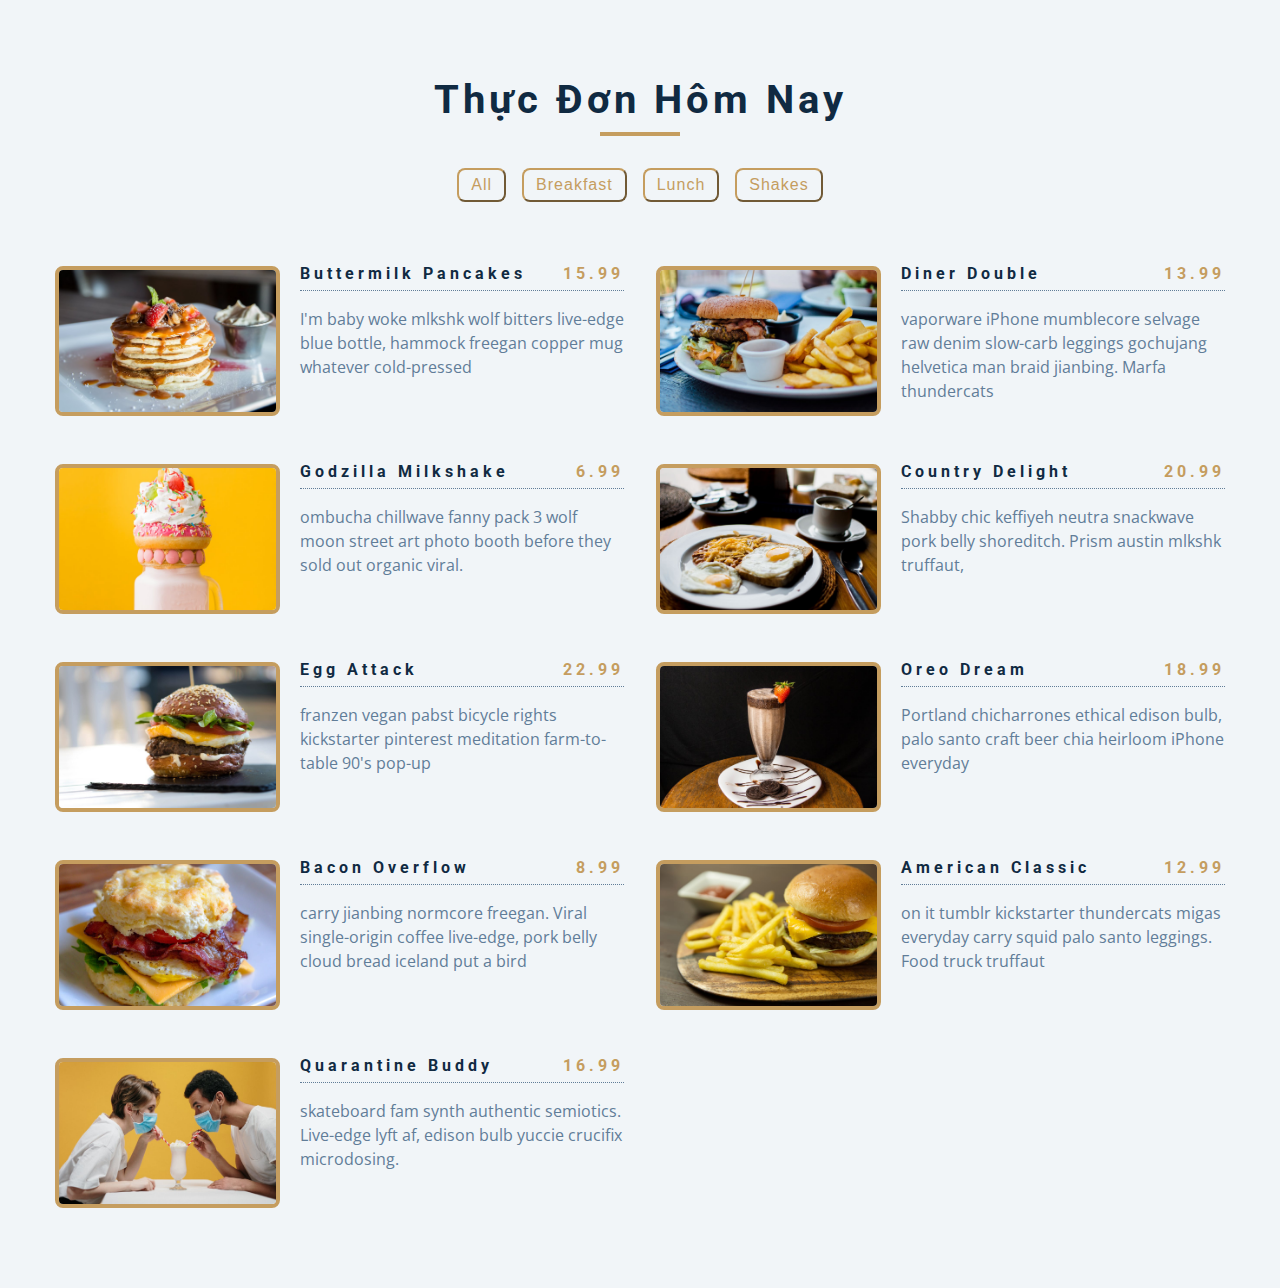
<file: menu/index.html>
<!DOCTYPE html>
<html lang="en">
    <head>
            <meta charset="UTF-8" />
            <meta name="viewport" content="width=device-width, initial-scale=1.0" />
            <title>Starter</title>
            <!-- font-awesome -->
            <link
                rel="stylesheet"
                href="https://cdnjs.cloudflare.com/ajax/libs/font-awesome/5.14.0/css/all.min.css"
            />
            <!-- styles -->
            <link rel="stylesheet" href="./style.css" />
    </head>
    <body>
        <section class="menu">
            <!-- title -->
            <div class="title">
                <h2>thực đơn hôm nay</h2>
                <div class="underline"></div>
            </div>
            <!-- filter buttons -->
            <div class="btn-container">
                <button class="filter-btn" data-id="all" type="button">all</button>
                <button class="filter-btn" data-id="breakfast" type="button">breakfast</button>
                <button class="filter-btn" data-id="lunch" type="button">lunch</button>
                <button class="filter-btn" data-id="shakes" type="button">shakes</button>
            </div>
            <!-- menu items -->
            <div class="section-center">
                <article class="menu-item">
                    <img src="./images/menu-item.jpeg" class="photo" alt="logo">
                    <div class="item-info">
                        <header>
                            <h4>buttermilk pancakes</h4>
                            <h4 class="price">15$</h4>
                        </header>
                        <p class="item-text">Lorem ipsum dolor sit amet consectetur adipisicing elit. Voluptatem, facere commodi dicta molestiae sint natus neque veritatis atque fugit expedita.</p>
                    </div>
                </article>
            </div>
        </section>
        <!-- javascript -->
        <script src="./app.js"></script>
    </body>
</html>
</file>
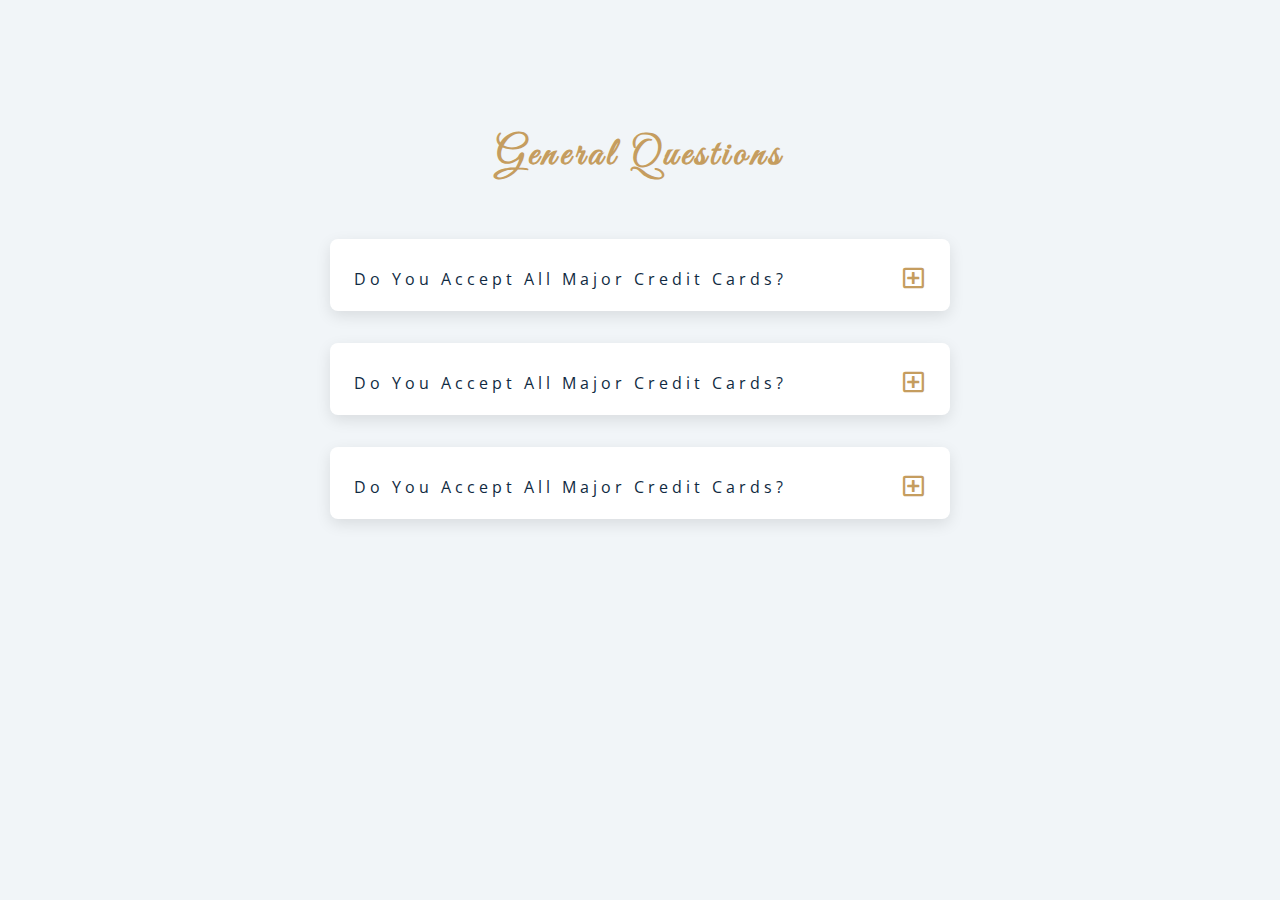
<file: question/index.html>
<!DOCTYPE html>
<html lang="en">
  <head>
    <meta charset="UTF-8" />
    <meta name="viewport" content="width=device-width, initial-scale=1.0" />
    <title>Q & A</title>
    <!-- font-awesome -->
    <link
      rel="stylesheet"
      href="https://cdnjs.cloudflare.com/ajax/libs/font-awesome/5.14.0/css/all.min.css"
    />
    <!-- extra fonts -->
    <link
      href="https://fonts.googleapis.com/css?family=Great+Vibes&display=swap"
      rel="stylesheet"
    />
    <!-- styles -->
    <link rel="stylesheet" href="./style.css" />
  </head>
  <body>
    <section class="questions">
        <!-- title -->
        <div class="title">
            <h2>general questions</h2>
        </div>
        <!-- question -->
        <div class="section-center">
            <!-- single question -->
            <article class="question">
                <div class="question-title">
                    <p>do you accept all major credit cards?</p>
                    <button type="button" class="question-btn">
                        <span class="plus-icon">
                            <i class="far fa-plus-square"></i>
                        </span>
                        <span class="minus-icon">
                            <i class="far fa-minus-square"></i>
                        </span>
                    </button>
                </div>
                <!-- quesion texxt -->
                <div class="question-text">
                    <p>Lorem20um dolor sit amet, consectet</p>

                </div>
            </article>

            <article class="question">
                <div class="question-title">
                    <p>do you accept all major credit cards?</p>
                    <button type="button" class="question-btn">
                        <span class="plus-icon">
                            <i class="far fa-plus-square"></i>
                        </span>
                        <span class="minus-icon">
                            <i class="far fa-minus-square"></i>
                        </span>
                    </button>
                </div>
                <!-- quesion texxt -->
                <div class="question-text">
                    <p>Lorem20um dolor sit amet, consectet</p>
                    
                </div>
            </article>

            <article class="question">
                <div class="question-title">
                    <p>do you accept all major credit cards?</p>
                    <button type="button" class="question-btn">
                        <span class="plus-icon">
                            <i class="far fa-plus-square"></i>
                        </span>
                        <span class="minus-icon">
                            <i class="far fa-minus-square"></i>
                        </span>
                    </button>
                </div>
                <!-- quesion texxt -->
                <div class="question-text">
                    <p>Lorem20um dolor sit amet, consectet</p>
                    
                </div>
            </article>
            <!-- end single question -->
        </div>
    </section>
    <!-- javascript -->
    <script src="./app.js"></script>
  </body>
</html>
</file>
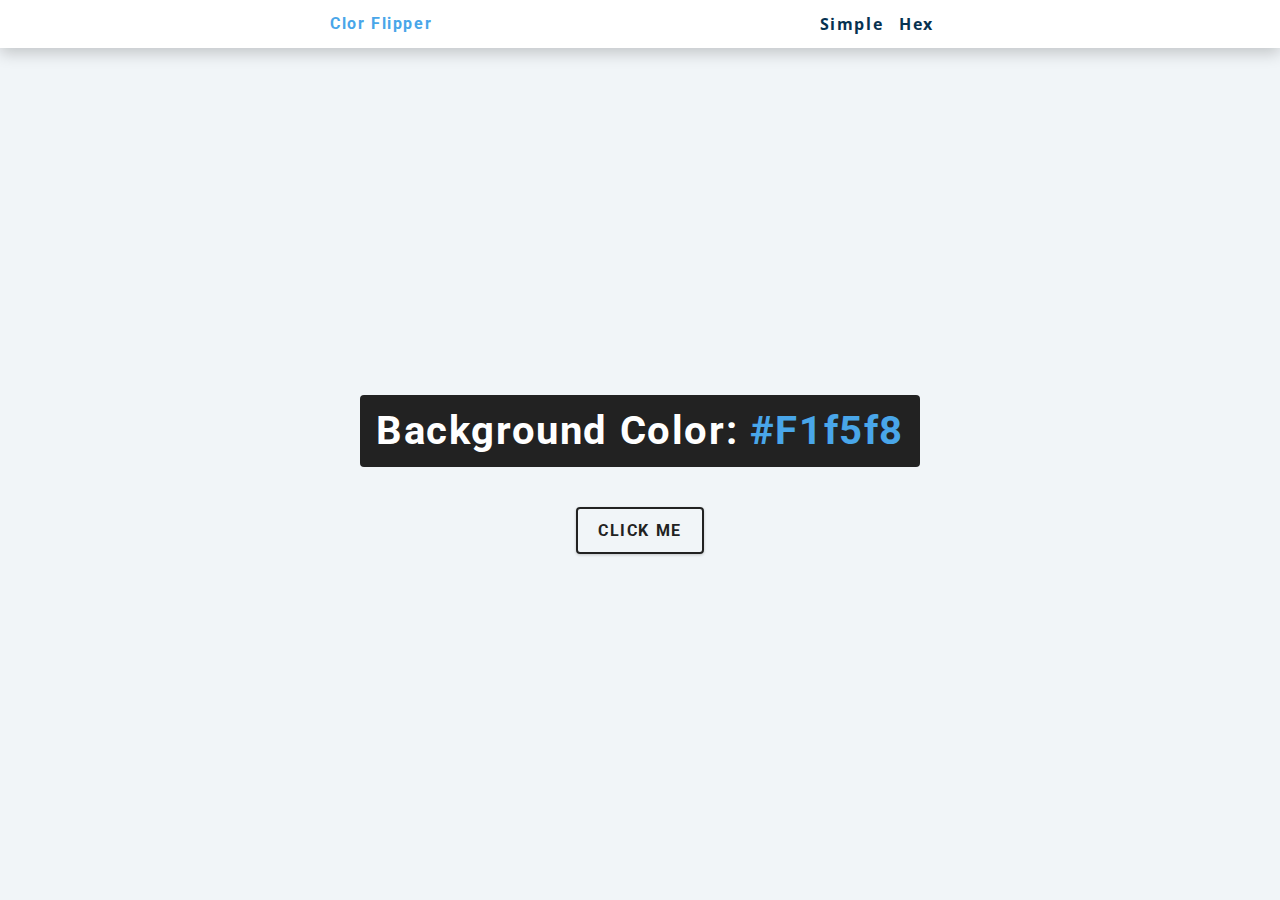
<file: color-flipper/setup/index.html>
<!DOCTYPE html>
<html lang="en">
  <head>
    <meta charset="UTF-8" />
    <meta name="viewport" content="width=device-width, initial-scale=1.0" />
    <title>Color Flipper || Simple</title>

    <!-- styles -->
    <link rel="stylesheet" href="./style.css">
  </head>
  <body>
    <nav>
      <div class="nav-center">
        <h4>clor flipper</h4>
        <ul class="nav-links">
          <li>
            <a href="index.html">simple</a>
          </li>
          <li>
            <a href="hex.html">hex</a>
          </li>
        </ul>
      </div>
    </nav>
    <main>
      <div class="container">
        <h2>Background color: <span class="color">#f1f5f8</span></h2>
        <button class="btn btn-hero" id="btn">Click Me</button>
      </div>
    </main>
    <!-- javascript -->
    <script src="./app.js"></script>
  </body>
</html>
</file>
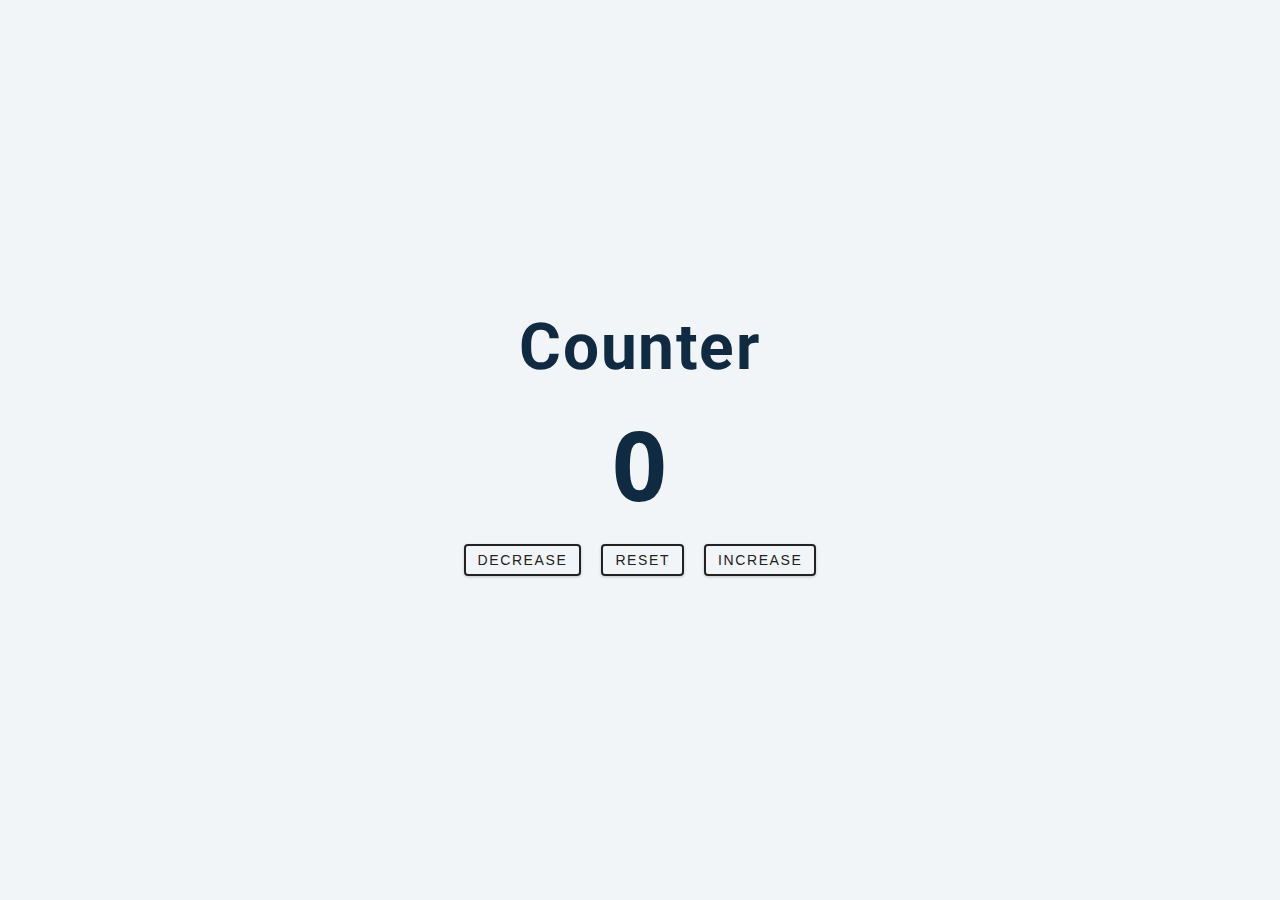
<file: counter/setup/index.html>
<!DOCTYPE html>
<html lang="en">
  <head>
    <meta charset="UTF-8" />
    <meta name="viewport" content="width=device-width, initial-scale=1.0" />
    <title>Counter</title>

    <!-- styles -->
    <link rel="stylesheet" href="./style.css">
  </head>
  <body>
    <main>
        <div class="container">
            <h1>Counter</h1>
            <span id="value">0</span>
            <div class="button-container">
                <button class="btn decrease">decrease</button>
                <button class="btn reset">reset</button>
                <button class="btn increase">increase</button>
            </div>

        </div>
    </main>
    <!-- javascript -->
    <script src="./app.js"></script>
  </body>
</html>
</file>
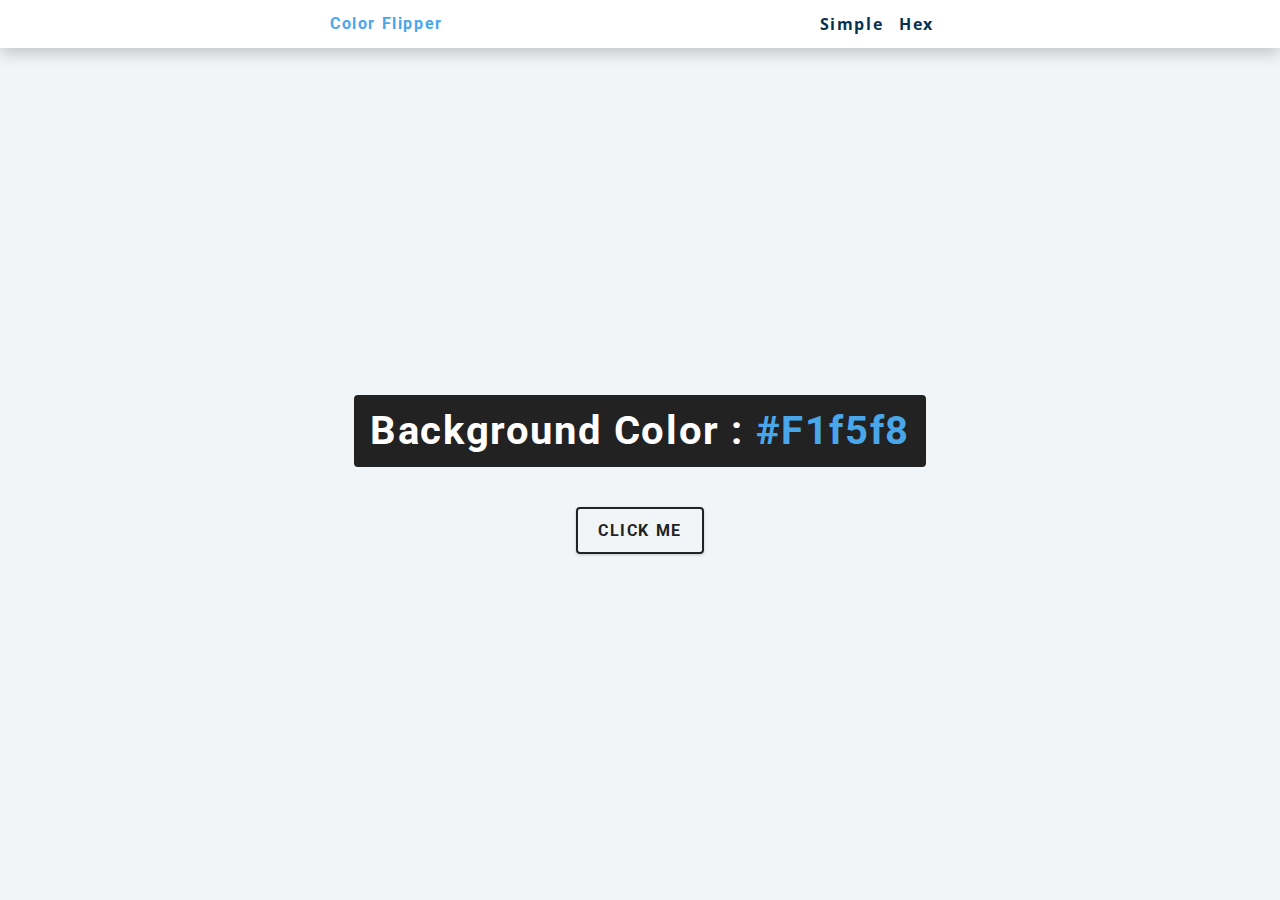
<file: color-flipper/setup/hex.html>
<!DOCTYPE html>
<html lang="en">
  <head>
    <meta charset="UTF-8" />
    <meta name="viewport" content="width=device-width, initial-scale=1.0" />
    <title>
      Color Flipper || Simple
    </title>

    <!-- styles -->
    <link rel="stylesheet" href="./style.css">
  </head>

  <body>
    <nav>
      <div class="nav-center">
        <h4>color flipper</h4>
        <ul class="nav-links">
          <li><a href="index.html">simple</a></li>
          <li><a href="hex.html">hex</a></li>
        </ul>
      </div>
    </nav>
    <main>
      <div class="container">
        <h2>background color : <span class="color">#f1f5f8</span></h2>
        <button class="btn btn-hero" id="btn">click me</button>
      </div>
    </main>
    <!-- javascript -->
    <script src="./hex.js"></script>
  </body>
</html>
</file>
<file: menu/style.css>
/*
=============== 
Fonts
===============
*/
@import url("https://fonts.googleapis.com/css?family=Open+Sans|Roboto:400,700&display=swap");

/*
=============== 
Variables
===============
*/

:root {
  /* dark shades of primary color*/
  --clr-primary-1: hsl(205, 86%, 17%);
  --clr-primary-2: hsl(205, 77%, 27%);
  --clr-primary-3: hsl(205, 72%, 37%);
  --clr-primary-4: hsl(205, 63%, 48%);
  /* primary/main color */
  --clr-primary-5: #49a6e9;
  /* lighter shades of primary color */
  --clr-primary-6: hsl(205, 89%, 70%);
  --clr-primary-7: hsl(205, 90%, 76%);
  --clr-primary-8: hsl(205, 86%, 81%);
  --clr-primary-9: hsl(205, 90%, 88%);
  --clr-primary-10: hsl(205, 100%, 96%);
  /* darkest grey - used for headings */
  --clr-grey-1: hsl(209, 61%, 16%);
  --clr-grey-2: hsl(211, 39%, 23%);
  --clr-grey-3: hsl(209, 34%, 30%);
  --clr-grey-4: hsl(209, 28%, 39%);
  /* grey used for paragraphs */
  --clr-grey-5: hsl(210, 22%, 49%);
  --clr-grey-6: hsl(209, 23%, 60%);
  --clr-grey-7: hsl(211, 27%, 70%);
  --clr-grey-8: hsl(210, 31%, 80%);
  --clr-grey-9: hsl(212, 33%, 89%);
  --clr-grey-10: hsl(210, 36%, 96%);
  --clr-white: #fff;
  --clr-red-dark: hsl(360, 67%, 44%);
  --clr-red-light: hsl(360, 71%, 66%);
  --clr-green-dark: hsl(125, 67%, 44%);
  --clr-green-light: hsl(125, 71%, 66%);
  --clr-gold: #c59d5f;
  --clr-black: #222;
  --ff-primary: "Roboto", sans-serif;
  --ff-secondary: "Open Sans", sans-serif;
  --transition: all 0.3s linear;
  --spacing: 0.25rem;
  --radius: 0.5rem;
  --light-shadow: 0 5px 15px rgba(0, 0, 0, 0.1);
  --dark-shadow: 0 5px 15px rgba(0, 0, 0, 0.2);
  --max-width: 1170px;
  --fixed-width: 620px;
}
/*
=============== 
Global Styles
===============
*/

*,
::after,
::before {
  margin: 0;
  padding: 0;
  box-sizing: border-box;
}
body {
  font-family: var(--ff-secondary);
  background: var(--clr-grey-10);
  color: var(--clr-grey-1);
  line-height: 1.5;
  font-size: 0.875rem;
}
ul {
  list-style-type: none;
}
a {
  text-decoration: none;
}
img:not(.logo) {
  width: 100%;
}
img {
  display: block;
}

h1,
h2,
h3,
h4 {
  letter-spacing: var(--spacing);
  text-transform: capitalize;
  line-height: 1.25;
  margin-bottom: 0.75rem;
  font-family: var(--ff-primary);
}
h1 {
  font-size: 3rem;
}
h2 {
  font-size: 2rem;
}
h3 {
  font-size: 1.25rem;
}
h4 {
  font-size: 0.875rem;
}
p {
  margin-bottom: 1.25rem;
  color: var(--clr-grey-5);
}
@media screen and (min-width: 800px) {
  h1 {
    font-size: 4rem;
  }
  h2 {
    font-size: 2.5rem;
  }
  h3 {
    font-size: 1.75rem;
  }
  h4 {
    font-size: 1rem;
  }
  body {
    font-size: 1rem;
  }
  h1,
  h2,
  h3,
  h4 {
    line-height: 1;
  }
}
/*  global classes */

.btn {
  text-transform: uppercase;
  background: transparent;
  color: var(--clr-black);
  padding: 0.375rem 0.75rem;
  letter-spacing: var(--spacing);
  display: inline-block;
  transition: var(--transition);
  font-size: 0.875rem;
  border: 2px solid var(--clr-black);
  cursor: pointer;
  box-shadow: 0 1px 3px rgba(0, 0, 0, 0.2);
  border-radius: var(--radius);
}
.btn:hover {
  color: var(--clr-white);
  background: var(--clr-black);
}
/* section */
.section {
  padding: 5rem 0;
}

main {
  min-height: 100vh;
  display: grid;
  place-items: center;
}
/*
=============== 
Menu
===============
*/

.menu {
  padding: 5rem 0;
}
.title {
  text-align: center;
  margin-bottom: 2rem;
}
.underline {
  width: 5rem;
  height: 0.25rem;
  background: var(--clr-gold);
  margin-left: auto;
  margin-right: auto;
}
.btn-container {
  margin-bottom: 4rem;
  display: flex;
  justify-content: center;
}
.filter-btn {
  background: transparent;
  border-color: var(--clr-gold);
  font-size: 1rem;
  text-transform: capitalize;
  margin: 0 0.5rem;
  letter-spacing: 1px;
  border-radius: var(--radius);
  padding: 0.375rem 0.75rem;
  color: var(--clr-gold);
  cursor: pointer;
  transition: var(--transition);
}
.filter-btn:hover {
  background: var(--clr-gold);
  color: var(--clr-white);
}
.section-center {
  width: 90vw;
  margin: 0 auto;
  max-width: 1170px;
  display: grid;
  gap: 3rem 2rem;
  justify-items: center;
}
.menu-item {
  display: grid;
  gap: 1rem 2rem;
  max-width: 25rem;
}
.photo {
  object-fit: cover;
  height: 200px;
  border: 0.25rem solid var(--clr-gold);
  border-radius: var(--radius);
}
.item-info header {
  display: flex;
  justify-content: space-between;
  border-bottom: 0.5px dotted var(--clr-grey-5);
}
.item-info h4 {
  margin-bottom: 0.5rem;
}
.price {
  color: var(--clr-gold);
}
.item-text {
  margin-bottom: 0;
  padding-top: 1rem;
}

@media screen and (min-width: 768px) {
  .menu-item {
    grid-template-columns: 225px 1fr;
    gap: 0 1.25rem;
    max-width: 40rem;
  }
  .photo {
    height: 175px;
  }
}
@media screen and (min-width: 1200px) {
  .section-center {
    width: 95vw;
    grid-template-columns: 1fr 1fr;
  }
  .photo {
    height: 150px;
  }
}
</file>
<file: question/style.css>
/*
=============== 
Fonts
===============
*/
@import url("https://fonts.googleapis.com/css?family=Open+Sans|Roboto:400,700&display=swap");

/*
=============== 
Variables
===============
*/

:root {
  /* dark shades of primary color*/
  --clr-primary-1: hsl(205, 86%, 17%);
  --clr-primary-2: hsl(205, 77%, 27%);
  --clr-primary-3: hsl(205, 72%, 37%);
  --clr-primary-4: hsl(205, 63%, 48%);
  /* primary/main color */
  --clr-primary-5: #49a6e9;
  /* lighter shades of primary color */
  --clr-primary-6: hsl(205, 89%, 70%);
  --clr-primary-7: hsl(205, 90%, 76%);
  --clr-primary-8: hsl(205, 86%, 81%);
  --clr-primary-9: hsl(205, 90%, 88%);
  --clr-primary-10: hsl(205, 100%, 96%);
  /* darkest grey - used for headings */
  --clr-grey-1: hsl(209, 61%, 16%);
  --clr-grey-2: hsl(211, 39%, 23%);
  --clr-grey-3: hsl(209, 34%, 30%);
  --clr-grey-4: hsl(209, 28%, 39%);
  /* grey used for paragraphs */
  --clr-grey-5: hsl(210, 22%, 49%);
  --clr-grey-6: hsl(209, 23%, 60%);
  --clr-grey-7: hsl(211, 27%, 70%);
  --clr-grey-8: hsl(210, 31%, 80%);
  --clr-grey-9: hsl(212, 33%, 89%);
  --clr-grey-10: hsl(210, 36%, 96%);
  --clr-white: #fff;
  --clr-red-dark: hsl(360, 67%, 44%);
  --clr-red-light: hsl(360, 71%, 66%);
  --clr-green-dark: hsl(125, 67%, 44%);
  --clr-green-light: hsl(125, 71%, 66%);
  --clr-gold: #c59d5f;
  --clr-black: #222;
  --ff-primary: "Roboto", sans-serif;
  --ff-secondary: "Open Sans", sans-serif;
  --transition: all 0.3s linear;
  --spacing: 0.25rem;
  --radius: 0.5rem;
  --light-shadow: 0 5px 15px rgba(0, 0, 0, 0.1);
  --dark-shadow: 0 5px 15px rgba(0, 0, 0, 0.2);
  --max-width: 1170px;
  --fixed-width: 620px;
}
/*
=============== 
Global Styles
===============
*/

*,
::after,
::before {
  margin: 0;
  padding: 0;
  box-sizing: border-box;
}
body {
  font-family: var(--ff-secondary);
  background: var(--clr-grey-10);
  color: var(--clr-grey-1);
  line-height: 1.5;
  font-size: 0.875rem;
}
ul {
  list-style-type: none;
}
a {
  text-decoration: none;
}
img:not(.logo) {
  width: 100%;
}
img {
  display: block;
}

h1,
h2,
h3,
h4 {
  letter-spacing: var(--spacing);
  text-transform: capitalize;
  line-height: 1.25;
  margin-bottom: 0.75rem;
  font-family: var(--ff-primary);
}
h1 {
  font-size: 3rem;
}
h2 {
  font-size: 2rem;
}
h3 {
  font-size: 1.25rem;
}
h4 {
  font-size: 0.875rem;
}
p {
  margin-bottom: 1.25rem;
  color: var(--clr-grey-5);
}
@media screen and (min-width: 800px) {
  h1 {
    font-size: 4rem;
  }
  h2 {
    font-size: 2.5rem;
  }
  h3 {
    font-size: 1.75rem;
  }
  h4 {
    font-size: 1rem;
  }
  body {
    font-size: 1rem;
  }
  h1,
  h2,
  h3,
  h4 {
    line-height: 1;
  }
}
/*  global classes */

.btn {
  text-transform: uppercase;
  background: transparent;
  color: var(--clr-black);
  padding: 0.375rem 0.75rem;
  letter-spacing: var(--spacing);
  display: inline-block;
  transition: var(--transition);
  font-size: 0.875rem;
  border: 2px solid var(--clr-black);
  cursor: pointer;
  box-shadow: 0 1px 3px rgba(0, 0, 0, 0.2);
  border-radius: var(--radius);
}
.btn:hover {
  color: var(--clr-white);
  background: var(--clr-black);
}
/* section */
.section {
  padding: 5rem 0;
}

.section-center {
  width: 90vw;
  margin: 0 auto;
  max-width: 1170px;
}
@media screen and (min-width: 992px) {
  .section-center {
    width: 95vw;
  }
}
main {
  min-height: 100vh;
  display: grid;
  place-items: center;
}
/*
=============== 
Questions
===============
*/
.title {
  margin-top: 15vh;
  margin-bottom: 4rem;
}
.title h2 {
  color: var(--clr-gold);
  font-family: "Great Vibes", cursive;
  text-align: center;
}
.section-center {
  max-width: var(--fixed-width);
}
.question {
  background: var(--clr-white);
  border-radius: var(--radius);
  box-shadow: var(--light-shadow);
  padding: 1.5rem 1.5rem 0 1.5rem;
  margin-bottom: 2rem;
}
.question-title {
  display: flex;
  justify-content: space-between;
  align-items: center;
  text-transform: capitalize;
  padding-bottom: 1rem;
}
.question-title p {
  margin-bottom: 0;
  letter-spacing: var(--spacing);
  color: var(--clr-grey-1);
}
.question-btn {
  font-size: 1.5rem;
  background: transparent;
  border-color: transparent;
  cursor: pointer;
  color: var(--clr-gold);
  transition: var(--transition);
}
.question-btn:hover {
  transform: rotate(90deg);
}
.question-text {
  padding: 1rem 0 1.5rem 0;
  border-top: 1px solid rgba(0, 0, 0, 0.2);
}
.question-text p {
  margin-bottom: 0;
}
/* hide text */
.question-text {
  display: none;
}
.show-text .question-text {
  display: block;
}
.minus-icon {
  display: none;
}
.show-text .minus-icon {
  display: inline;
}
.show-text .plus-icon {
  display: none;
}
</file>
<file: color-flipper/setup/style.css>
/*
=============== 
Fonts
===============
*/
@import url("https://fonts.googleapis.com/css?family=Open+Sans|Roboto:400,700&display=swap");

/*
=============== 
Variables
===============
*/

:root {
  /* dark shades of primary color*/
  --clr-primary-1: hsl(205, 86%, 17%);
  --clr-primary-2: hsl(205, 77%, 27%);
  --clr-primary-3: hsl(205, 72%, 37%);
  --clr-primary-4: hsl(205, 63%, 48%);
  /* primary/main color */
  --clr-primary-5: hsl(205, 78%, 60%);
  /* lighter shades of primary color */
  --clr-primary-6: hsl(205, 89%, 70%);
  --clr-primary-7: hsl(205, 90%, 76%);
  --clr-primary-8: hsl(205, 86%, 81%);
  --clr-primary-9: hsl(205, 90%, 88%);
  --clr-primary-10: hsl(205, 100%, 96%);
  /* darkest grey - used for headings */
  --clr-grey-1: hsl(209, 61%, 16%);
  --clr-grey-2: hsl(211, 39%, 23%);
  --clr-grey-3: hsl(209, 34%, 30%);
  --clr-grey-4: hsl(209, 28%, 39%);
  /* grey used for paragraphs */
  --clr-grey-5: hsl(210, 22%, 49%);
  --clr-grey-6: hsl(209, 23%, 60%);
  --clr-grey-7: hsl(211, 27%, 70%);
  --clr-grey-8: hsl(210, 31%, 80%);
  --clr-grey-9: hsl(212, 33%, 89%);
  --clr-grey-10: hsl(210, 36%, 96%);
  --clr-white: #fff;
  --clr-red-dark: hsl(360, 67%, 44%);
  --clr-red-light: hsl(360, 71%, 66%);
  --clr-green-dark: hsl(125, 67%, 44%);
  --clr-green-light: hsl(125, 71%, 66%);
  --clr-black: #222;
  --ff-primary: "Roboto", sans-serif;
  --ff-secondary: "Open Sans", sans-serif;
  --transition: all 0.3s linear;
  --spacing: 0.1rem;
  --radius: 0.25rem;
  --light-shadow: 0 5px 15px rgba(0, 0, 0, 0.1);
  --dark-shadow: 0 5px 15px rgba(0, 0, 0, 0.2);
  --max-width: 1170px;
  --fixed-width: 620px;
}
/*
=============== 
Global Styles
===============
*/

*,
::after,
::before {
  margin: 0;
  padding: 0;
  box-sizing: border-box;
}
body {
  font-family: var(--ff-secondary);
  background: var(--clr-grey-10);
  color: var(--clr-grey-1);
  line-height: 1.5;
  font-size: 0.875rem;
}
ul {
  list-style-type: none;
}
a {
  text-decoration: none;
}
h1,
h2,
h3,
h4 {
  letter-spacing: var(--spacing);
  text-transform: capitalize;
  line-height: 1.25;
  margin-bottom: 0.75rem;
  font-family: var(--ff-primary);
}
h1 {
  font-size: 3rem;
}
h2 {
  font-size: 2rem;
}
h3 {
  font-size: 1.25rem;
}
h4 {
  font-size: 0.875rem;
}
p {
  margin-bottom: 1.25rem;
  color: var(--clr-grey-5);
}
@media screen and (min-width: 800px) {
  h1 {
    font-size: 4rem;
  }
  h2 {
    font-size: 2.5rem;
  }
  h3 {
    font-size: 1.75rem;
  }
  h4 {
    font-size: 1rem;
  }
  body {
    font-size: 1rem;
  }
  h1,
  h2,
  h3,
  h4 {
    line-height: 1;
  }
}
/*  global classes */

/* section */
.section {
  padding: 5rem 0;
}

.section-center {
  width: 90vw;
  margin: 0 auto;
  max-width: 1170px;
}
@media screen and (min-width: 992px) {
  .section-center {
    width: 95vw;
  }
}
main {
  min-height: 100vh;
  display: grid;
  place-items: center;
}

/*
=============== 
Nav
===============
*/
nav {
  background: var(--clr-white);
  height: 3rem;
  display: grid;
  align-items: center;
  box-shadow: var(--dark-shadow);
}
.nav-center {
  width: 90vw;
  max-width: var(--fixed-width);
  margin: 0 auto;
  display: flex;
  align-items: center;
  justify-content: space-between;
}
.nav-center h4 {
  margin-bottom: 0;
  color: var(--clr-primary-5);
}
.nav-links {
  display: flex;
}
nav a {
  text-transform: capitalize;
  font-weight: 700;
  font-size: 1rem;
  color: var(--clr-primary-1);
  letter-spacing: var(--spacing);
  margin-right: 1rem;
}
nav a:hover {
  color: var(--clr-primary-5);
}
/*
=============== 
Container
===============
*/
main {
  min-height: calc(100vh - 3rem);
  display: grid;
  place-items: center;
}
.container {
  text-align: center;
}
.container h2 {
  background: var(--clr-black);
  color: var(--clr-white);
  padding: 1rem;
  border-radius: var(--radius);
  margin-bottom: 2.5rem;
}
.color {
  color: var(--clr-primary-5);
}
.btn-hero {
  font-family: var(--ff-primary);
  text-transform: uppercase;
  background: transparent;
  color: var(--clr-black);
  letter-spacing: var(--spacing);
  display: inline-block;
  font-weight: 700;
  transition: var(--transition);
  border: 2px solid var(--clr-black);
  cursor: pointer;
  box-shadow: 0 1px 3px rgba(0, 0, 0, 0.2);
  border-radius: var(--radius);
  font-size: 1rem;
  padding: 0.75rem 1.25rem;
}
.btn-hero:hover {
  color: var(--clr-white);
  background: var(--clr-black);
}
</file>
<file: counter/setup/style.css>
/*
=============== 
Fonts
===============
*/
@import url("https://fonts.googleapis.com/css?family=Open+Sans|Roboto:400,700&display=swap");

/*
=============== 
Variables
===============
*/

:root {
  /* dark shades of primary color*/
  --clr-primary-1: hsl(205, 86%, 17%);
  --clr-primary-2: hsl(205, 77%, 27%);
  --clr-primary-3: hsl(205, 72%, 37%);
  --clr-primary-4: hsl(205, 63%, 48%);
  /* primary/main color */
  --clr-primary-5: hsl(205, 78%, 60%);
  /* lighter shades of primary color */
  --clr-primary-6: hsl(205, 89%, 70%);
  --clr-primary-7: hsl(205, 90%, 76%);
  --clr-primary-8: hsl(205, 86%, 81%);
  --clr-primary-9: hsl(205, 90%, 88%);
  --clr-primary-10: hsl(205, 100%, 96%);
  /* darkest grey - used for headings */
  --clr-grey-1: hsl(209, 61%, 16%);
  --clr-grey-2: hsl(211, 39%, 23%);
  --clr-grey-3: hsl(209, 34%, 30%);
  --clr-grey-4: hsl(209, 28%, 39%);
  /* grey used for paragraphs */
  --clr-grey-5: hsl(210, 22%, 49%);
  --clr-grey-6: hsl(209, 23%, 60%);
  --clr-grey-7: hsl(211, 27%, 70%);
  --clr-grey-8: hsl(210, 31%, 80%);
  --clr-grey-9: hsl(212, 33%, 89%);
  --clr-grey-10: hsl(210, 36%, 96%);
  --clr-white: #fff;
  --clr-red-dark: hsl(360, 67%, 44%);
  --clr-red-light: hsl(360, 71%, 66%);
  --clr-green-dark: hsl(125, 67%, 44%);
  --clr-green-light: hsl(125, 71%, 66%);
  --clr-black: #222;
  --ff-primary: "Roboto", sans-serif;
  --ff-secondary: "Open Sans", sans-serif;
  --transition: all 0.3s linear;
  --spacing: 0.1rem;
  --radius: 0.25rem;
  --light-shadow: 0 5px 15px rgba(0, 0, 0, 0.1);
  --dark-shadow: 0 5px 15px rgba(0, 0, 0, 0.2);
  --max-width: 1170px;
  --fixed-width: 620px;
}
/*
=============== 
Global Styles
===============
*/

*,
::after,
::before {
  margin: 0;
  padding: 0;
  box-sizing: border-box;
}
body {
  font-family: var(--ff-secondary);
  background: var(--clr-grey-10);
  color: var(--clr-grey-1);
  line-height: 1.5;
  font-size: 0.875rem;
}
ul {
  list-style-type: none;
}
a {
  text-decoration: none;
}
h1,
h2,
h3,
h4 {
  letter-spacing: var(--spacing);
  text-transform: capitalize;
  line-height: 1.25;
  margin-bottom: 0.75rem;
  font-family: var(--ff-primary);
}
h1 {
  font-size: 3rem;
}
h2 {
  font-size: 2rem;
}
h3 {
  font-size: 1.25rem;
}
h4 {
  font-size: 0.875rem;
}
p {
  margin-bottom: 1.25rem;
  color: var(--clr-grey-5);
}
@media screen and (min-width: 800px) {
  h1 {
    font-size: 4rem;
  }
  h2 {
    font-size: 2.5rem;
  }
  h3 {
    font-size: 1.75rem;
  }
  h4 {
    font-size: 1rem;
  }
  body {
    font-size: 1rem;
  }
  h1,
  h2,
  h3,
  h4 {
    line-height: 1;
  }
}
/*  global classes */

/* section */
.section {
  padding: 5rem 0;
}

.section-center {
  width: 90vw;
  margin: 0 auto;
  max-width: 1170px;
}
@media screen and (min-width: 992px) {
  .section-center {
    width: 95vw;
  }
}
main {
  min-height: 100vh;
  display: grid;
  place-items: center;
}

/*
=============== 
Counter
===============
*/

main {
  min-height: 100vh;
  display: grid;
  place-items: center;
}
.container {
  text-align: center;
}
#value {
  font-size: 6rem;
  font-weight: bold;
}
.btn {
  text-transform: uppercase;
  background: transparent;
  color: var(--clr-black);
  padding: 0.375rem 0.75rem;
  letter-spacing: var(--spacing);
  display: inline-block;
  transition: var(--transition);
  font-size: 0.875rem;
  border: 2px solid var(--clr-black);
  cursor: pointer;
  box-shadow: 0 1px 3px rgba(0, 0, 0, 0.2);
  border-radius: var(--radius);
  margin: 0.5rem;
}
.btn:hover {
  color: var(--clr-white);
  background: var(--clr-black);
}
</file>
